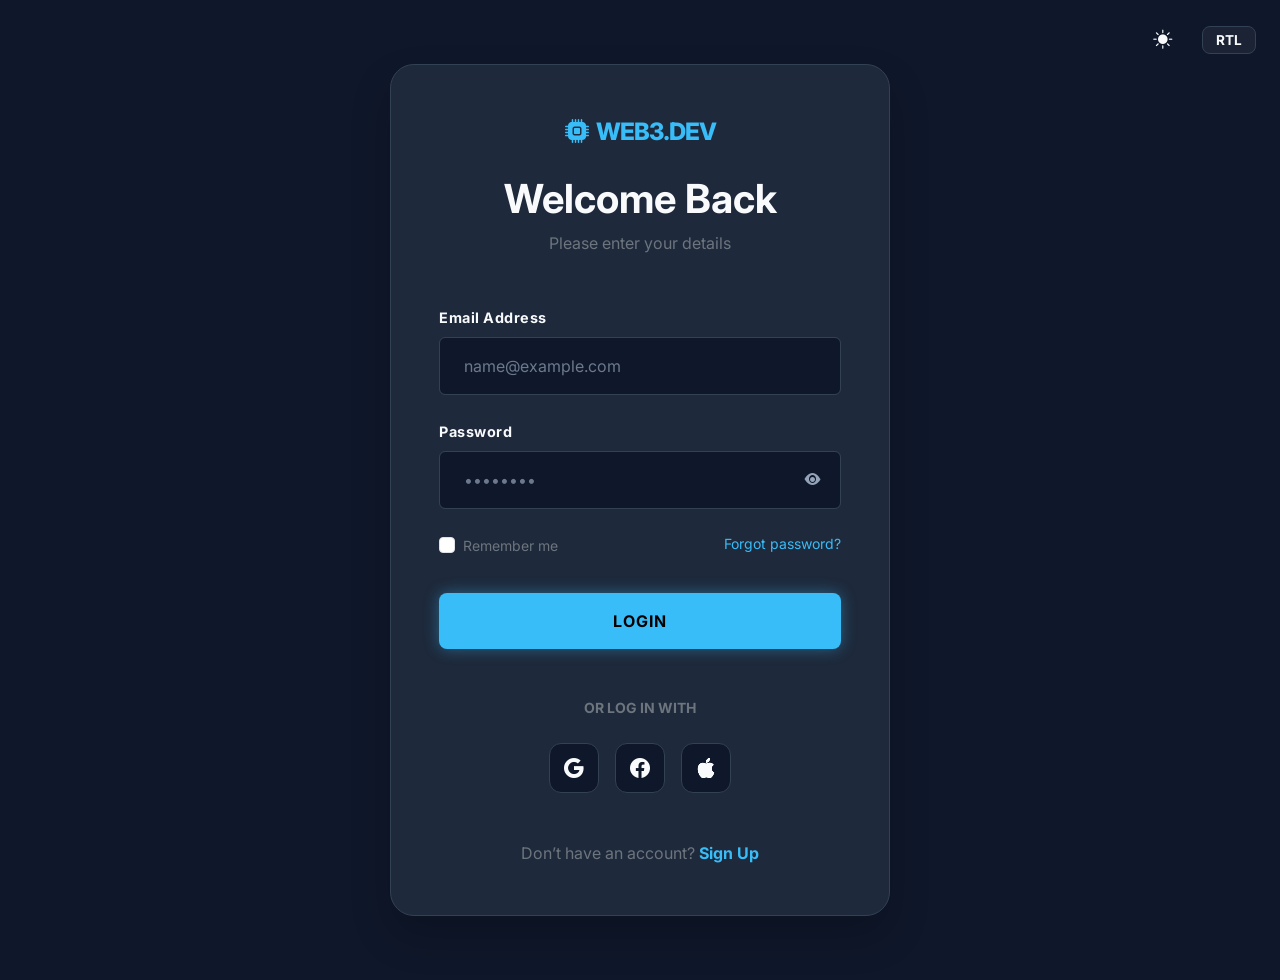
<file: login.html>
<!DOCTYPE html>
<html lang="en" data-theme="dark">

<head>
    <meta charset="UTF-8">
    <meta name="viewport" content="width=device-width, initial-scale=1.0">
    <title>Login | Web3 Dev Portfolio</title>
    <meta name="description"
        content="Login to your account on the Web3 developer portfolio website.">
    <!-- Bootstrap 5 CSS -->
    <link href="https://cdn.jsdelivr.net/npm/bootstrap@5.3.0/dist/css/bootstrap.min.css" rel="stylesheet">
    <!-- Bootstrap Icons -->
    <link rel="stylesheet" href="https://cdn.jsdelivr.net/npm/bootstrap-icons@1.11.1/font/bootstrap-icons.css">
    <!-- Google Fonts - Inter -->
    <link href="https://fonts.googleapis.com/css2?family=Inter:wght@400;500;700;900&display=swap" rel="stylesheet">
    <!-- Custom CSS -->
    <link rel="stylesheet" href="css/style.css">
    <!-- Favicon -->
    <link rel="icon" href="favicon.svg" type="image/svg+xml">
</head>

<body>

    <div class="auth-toggles">
        <button id="theme-toggle" class="toggle-btn">
            <i class="bi bi-moon-fill"></i>
        </button>
        <button id="rtl-toggle" class="toggle-btn">RTL</button>
    </div>

    <!-- Login Content -->
    <main class="auth-wrapper">
        <div class="auth-card animate-left">
            <div class="text-center mb-5">
                <a class="navbar-brand text-decoration-none d-block mb-4" href="index.html">
                    <i class="bi bi-cpu-fill me-2"></i>WEB3.DEV
                </a>
                <h2 class="display-6 fw-bold mt-3">Welcome Back</h2>
                <p class="text-secondary">Please enter your details</p>
            </div>
            <form>
                <div class="mb-4">
                    <label class="form-label fw-bold">Email Address</label>
                    <input type="email" class="form-control py-3 px-4" placeholder="name@example.com" required>
                </div>
                <div class="mb-4">
                    <label class="form-label fw-bold">Password</label>
                    <div class="position-relative">
                        <input type="password" class="form-control py-3 px-4" placeholder="••••••••" required>
                        <span class="password-toggle">
                            <i class="bi bi-eye-fill"></i>
                        </span>
                    </div>
                </div>
                <div class="d-flex justify-content-between mb-4">
                    <div class="form-check">
                        <input class="form-check-input" type="checkbox" id="remember">
                        <label class="form-check-label small text-secondary" for="remember">Remember me</label>
                    </div>
                    <a href="#" class="small text-info text-decoration-none hover-underline">Forgot password?</a>
                </div>
                <button type="submit" class="btn btn-primary-web3 w-100 py-3 mt-2">Login</button>
                
                <!-- Social Login Section -->
                <div class="text-center mt-5">
                    <p class="text-secondary small text-uppercase fw-bold mb-3">Or log in with</p>
                    <div class="social-login-grid btn-group-responsive">
                        <a href="#" class="social-btn" title="Google"><i class="bi bi-google"></i></a>
                        <a href="#" class="social-btn" title="Facebook"><i class="bi bi-facebook"></i></a>
                        <a href="#" class="social-btn" title="Apple"><i class="bi bi-apple"></i></a>
                    </div>
                </div>

                <div class="text-center mt-5">
                    <p class="text-secondary mb-0">Don’t have an account? <a href="signup.html" class="text-info text-decoration-none fw-bold hover-underline">Sign Up</a></p>
                </div>
            </form>
        </div>
    </main>

    <!-- Bootstrap 5 JS -->
    <script src="https://cdn.jsdelivr.net/npm/bootstrap@5.3.0/dist/js/bootstrap.bundle.min.js"></script>
    <!-- Custom JS -->
    <script src="js/main.js"></script>
</body>

</html>
</file>
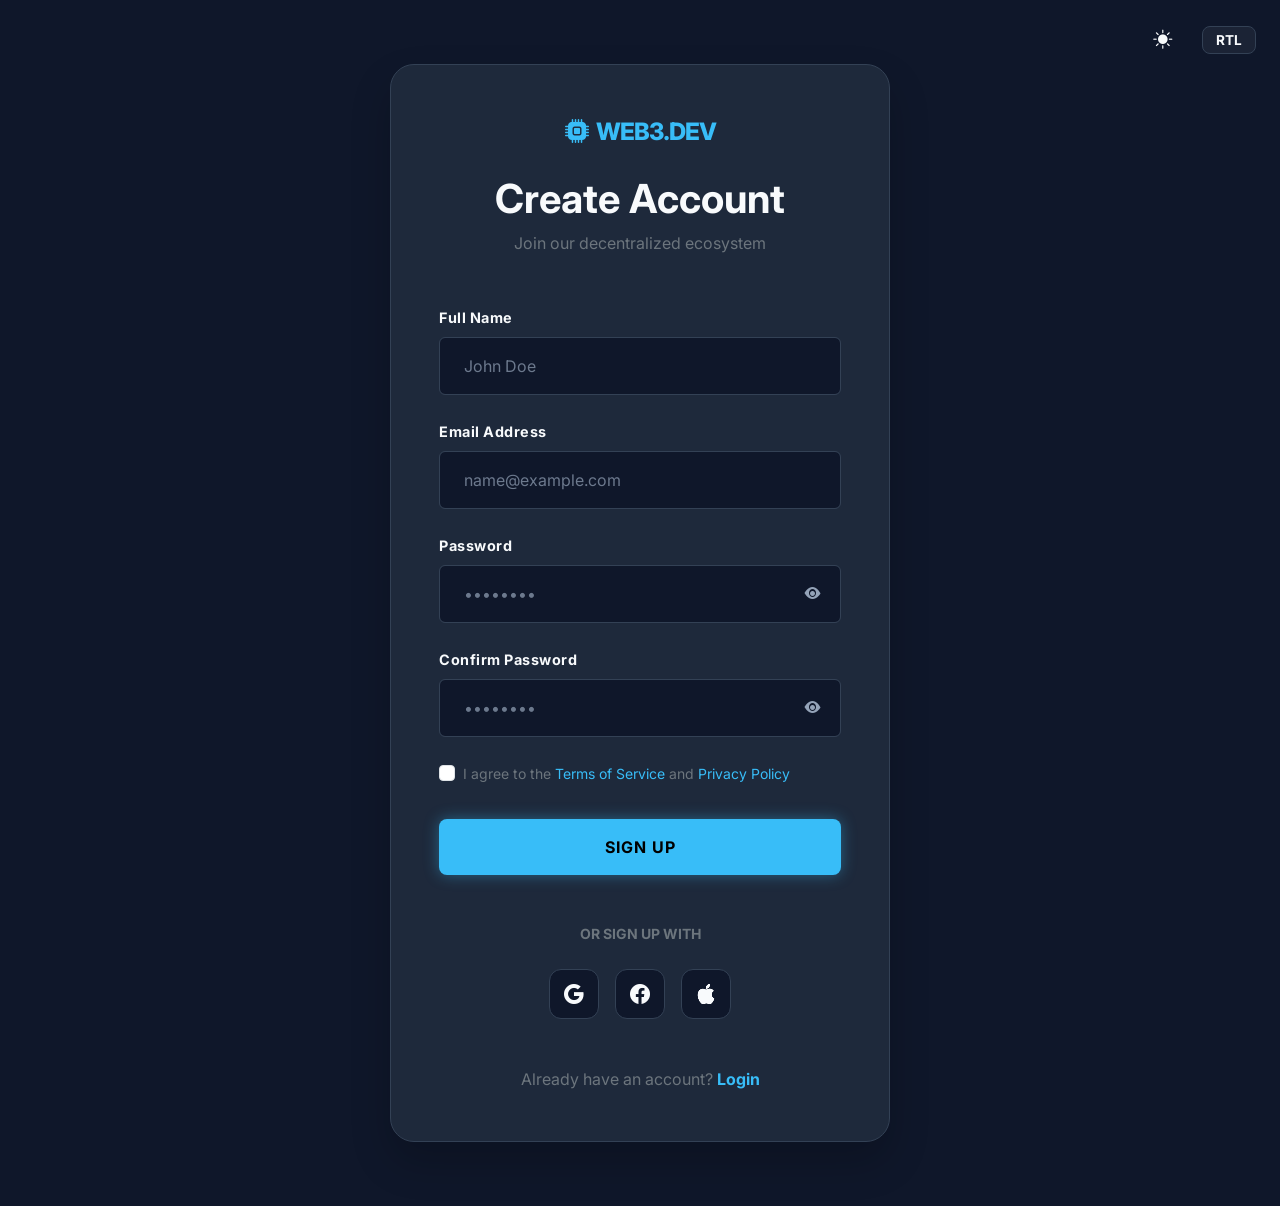
<file: signup.html>
<!DOCTYPE html>
<html lang="en" data-theme="dark">

<head>
    <meta charset="UTF-8">
    <meta name="viewport" content="width=device-width, initial-scale=1.0">
    <title>Sign Up | Web3 Dev Portfolio</title>
    <meta name="description"
        content="Create a new account on the Web3 developer portfolio website.">
    <!-- Bootstrap 5 CSS -->
    <link href="https://cdn.jsdelivr.net/npm/bootstrap@5.3.0/dist/css/bootstrap.min.css" rel="stylesheet">
    <!-- Bootstrap Icons -->
    <link rel="stylesheet" href="https://cdn.jsdelivr.net/npm/bootstrap-icons@1.11.1/font/bootstrap-icons.css">
    <!-- Google Fonts - Inter -->
    <link href="https://fonts.googleapis.com/css2?family=Inter:wght@400;500;700;900&display=swap" rel="stylesheet">
    <!-- Custom CSS -->
    <link rel="stylesheet" href="css/style.css">
    <!-- Favicon -->
    <link rel="icon" href="favicon.svg" type="image/svg+xml">
</head>

<body>

    <div class="auth-toggles">
        <button id="theme-toggle" class="toggle-btn">
            <i class="bi bi-moon-fill"></i>
        </button>
        <button id="rtl-toggle" class="toggle-btn">RTL</button>
    </div>

    <!-- Sign Up Content -->
    <main class="auth-wrapper">
        <div class="auth-card animate-left">
            <div class="text-center mb-5">
                <a class="navbar-brand text-decoration-none d-block mb-4" href="index.html">
                    <i class="bi bi-cpu-fill me-2"></i>WEB3.DEV
                </a>
                <h2 class="display-6 fw-bold mt-3">Create Account</h2>
                <p class="text-secondary">Join our decentralized ecosystem</p>
            </div>
            <form>
                <div class="mb-4">
                    <label class="form-label fw-bold">Full Name</label>
                    <input type="text" class="form-control py-3 px-4" placeholder="John Doe" required>
                </div>
                <div class="mb-4">
                    <label class="form-label fw-bold">Email Address</label>
                    <input type="email" class="form-control py-3 px-4" placeholder="name@example.com" required>
                </div>
                <div class="mb-4">
                    <label class="form-label fw-bold">Password</label>
                    <div class="position-relative">
                        <input type="password" class="form-control py-3 px-4" placeholder="••••••••" required>
                        <span class="password-toggle">
                            <i class="bi bi-eye-fill"></i>
                        </span>
                    </div>
                </div>
                <div class="mb-4">
                    <label class="form-label fw-bold">Confirm Password</label>
                    <div class="position-relative">
                        <input type="password" class="form-control py-3 px-4" placeholder="••••••••" required>
                        <span class="password-toggle">
                            <i class="bi bi-eye-fill"></i>
                        </span>
                    </div>
                </div>
                <div class="form-check mb-4">
                    <input class="form-check-input" type="checkbox" id="terms" required>
                    <label class="form-check-label small text-secondary" for="terms">
                        I agree to the <a href="#" class="text-info text-decoration-none hover-underline">Terms of Service</a> and <a href="#" class="text-info text-decoration-none hover-underline">Privacy Policy</a>
                    </label>
                </div>
                <button type="submit" class="btn btn-primary-web3 w-100 py-3 mt-2">Sign Up</button>
                
                <!-- Social Sign Up Section -->
                <div class="text-center mt-5">
                    <p class="text-secondary small text-uppercase fw-bold mb-3">Or sign up with</p>
                    <div class="social-login-grid btn-group-responsive">
                        <a href="#" class="social-btn" title="Google"><i class="bi bi-google"></i></a>
                        <a href="#" class="social-btn" title="Facebook"><i class="bi bi-facebook"></i></a>
                        <a href="#" class="social-btn" title="Apple"><i class="bi bi-apple"></i></a>
                    </div>
                </div>

                <div class="text-center mt-5">
                    <p class="text-secondary mb-0">Already have an account? <a href="login.html" class="text-info text-decoration-none fw-bold hover-underline">Login</a></p>
                </div>
            </form>
        </div>
    </main>

    <!-- Bootstrap 5 JS -->
    <script src="https://cdn.jsdelivr.net/npm/bootstrap@5.3.0/dist/js/bootstrap.bundle.min.js"></script>
    <!-- Custom JS -->
    <script src="js/main.js"></script>
</body>

</html>
</file>
<file: css/style.css>
/* 
    Web3 Freelance Developer Portfolio - Main Stylesheet
    Author: Antigravity
    Technology: CSS3, Bootstrap 5
*/

:root {
    /* Color Palette - Dark Mode (Default) */
    --bg-color: #0f172a;
    --bg-card: #1e293b;
    --text-primary: #f8fafc;
    --text-secondary: #94a3b8;
    --accent-color: #38bdf8; /* Neon Cyan */
    --accent-glow: rgba(56, 189, 248, 0.4);
    --secondary-color: #818cf8; /* Indigo */
    --border-color: #334155;
    --nav-bg: rgba(15, 23, 42, 0.8);
    --transition-speed: 0.3s;
}

[data-theme="light"] {
    --bg-color: #f8fafc;
    --bg-card: #ffffff;
    --text-primary: #111827; /* Darker for better visibility */
    --text-secondary: #4b5563; /* Darker for better visibility */
    --accent-color: #2563eb;
    --accent-glow: rgba(37, 99, 235, 0.15);
    --secondary-color: #4338ca;
    --border-color: #e5e7eb;
    --nav-bg: rgba(248, 250, 252, 0.9);
}

html {
    scroll-behavior: smooth;
}

[dir="rtl"] {
    text-align: right;
}

* {
    margin: 0;
    padding: 0;
    box-sizing: border-box;
}

body {
    font-family: 'Inter', sans-serif;
    background-color: var(--bg-color);
    color: var(--text-primary);
    line-height: 1.6;
    overflow-x: hidden;
    transition: background-color var(--transition-speed), color var(--transition-speed);
}

/* Animations */
@keyframes slideInLeft {
    from { opacity: 0; transform: translateX(-50px); }
    to { opacity: 1; transform: translateX(0); }
}

/* 
 * Utility Overrides to match Custom Variables dynamically
 */
.text-info {
    color: var(--accent-color) !important;
}
a.text-info:hover {
    color: var(--secondary-color) !important;
    text-decoration: underline !important;
}
.border-info {
    border-color: var(--accent-color) !important;
}
.bg-info {
    background-color: var(--accent-color) !important;
}

@keyframes fadeIn {
    from { opacity: 0; }
    to { opacity: 1; }
}

@keyframes glow {
    0% { box-shadow: 0 0 5px var(--accent-glow); }
    50% { box-shadow: 0 0 20px var(--accent-glow); }
    100% { box-shadow: 0 0 5px var(--accent-glow); }
}

.animate-left {
    opacity: 0;
    transition: all 0.8s ease-out;
    transform: translateX(-50px);
}

.animate-left.visible {
    opacity: 1;
    transform: translateX(0);
}

/* Navigation */
.navbar {
    background-color: var(--nav-bg);
    backdrop-filter: blur(10px);
    border-bottom: 1px solid var(--border-color);
    padding: 1rem 0;
    z-index: 1030;
}

/* Mobile Alignment Fix */
@media (max-width: 991px) {
    .navbar-brand {
        font-size: 1.2rem !important;
        margin-right: 0 !important;
    }
    .navbar-brand i {
        margin-right: 0.25rem !important;
    }
    .navbar .d-flex.gap-2 {
        gap: 0.25rem !important; /* Reduce space between buttons */
    }
}

@media (max-width: 380px) {
    .navbar-brand {
        font-size: 1.1rem !important;
    }
    .navbar-brand i {
        margin-right: 0.2rem !important;
    }
    .toggle-btn {
        margin-left: 0.1rem !important;
        padding: 0.2rem !important;
    }
    .navbar-toggler {
        margin-left: 0.1rem !important;
        padding: 0.2rem 0.4rem !important;
    }
}



.nav-link {
    color: var(--text-primary) !important;
    font-weight: 500;
    margin: 0 0.5rem;
    transition: color var(--transition-speed);
    white-space: nowrap;
}

/* Fix dense navbar spacing for 1024px mid-size viewports */
@media (min-width: 992px) and (max-width: 1199px) {
    .nav-link {
        margin: 0 0.1rem !important;
        font-size: 0.92rem;
        padding-left: 0.35rem !important;
        padding-right: 0.35rem !important;
    }
    .navbar-brand {
        font-size: 1.2rem;
    }
    .navbar .d-none.d-lg-flex .btn {
        padding: 0.25rem 0.6rem !important;
        font-size: 0.85rem;
    }
}

.nav-link:hover, .nav-link.active {
    color: var(--accent-color) !important;
}

.navbar-brand {
    font-weight: 800;
    font-size: 1.5rem;
    color: var(--accent-color) !important;
    letter-spacing: -1px;
    white-space: nowrap;
}

/* Hero Section */
.hero-section {
    position: relative;
    min-height: 100vh; /* Allow it to grow on small screens with lots of text */
    padding-top: 100px; /* Protective buffer so text doesn't hide behind the navbar */
    padding-bottom: 60px; /* Buffer before the section ends */
    background-size: cover;
    background-position: center;
    background-repeat: no-repeat;
    display: flex;
    align-items: center;
    justify-content: center;
    overflow: hidden;
    margin-bottom: 2rem;
    border-bottom: 1px solid var(--border-color);
}

.hero-section.hero-sm {
    height: 70vh; /* Increased height for better image visibility */
    min-height: 500px;
}

.hero-overlay {
    position: absolute;
    top: 0;
    left: 0;
    width: 100%;
    height: 100%;
    background: rgba(15, 23, 42, 0.75); /* Standalone overlay, no blending */
    transition: background var(--transition-speed), backdrop-filter var(--transition-speed);
}

[data-theme="light"] .hero-overlay {
    background: linear-gradient(135deg, rgba(248, 250, 252, 0.85) 0%, rgba(248, 250, 252, 0.5) 100%);
    backdrop-filter: blur(5px) saturate(1.8) contrast(1.1);
}

.hero-content {
    position: relative;
    z-index: 2;
    animation: fadeInContent 1.5s ease-out; /* Hero-specific animation */
}

@keyframes fadeInContent {
    from { opacity: 0; transform: translateY(30px); }
    to { opacity: 1; transform: translateY(0); }
}

.hero-title {
    font-size: 4.5rem; /* Main landing size */
    font-weight: 900;
    margin-bottom: 1.5rem;
    background: linear-gradient(90deg, var(--accent-color), var(--secondary-color));
    -webkit-background-clip: text;
    background-clip: text;
    -webkit-text-fill-color: transparent;
    line-height: 1.2;
    max-width: 1000px;
    margin-left: auto;
    margin-right: auto;
    padding-bottom: 0.2rem; /* Buffer for letters like 'g' with background-clip: text */
    word-wrap: break-word;
    overflow-wrap: break-word;
    hyphens: auto; /* Gracefully hyphenate ultra-long words if they break */
}

.hero-sm .hero-title {
    font-size: 3rem; /* Smarter size for auxiliary pages */
    line-height: 1.2;
}

@media (max-width: 991px) {
    .hero-title {
        font-size: 3rem;
        line-height: 1.25;
    }
    .hero-sm .hero-title {
        font-size: 2.2rem;
    }
}

@media (max-width: 768px) {
    .hero-section {
        padding-top: 140px !important; /* Extra buffer for mobile navbar */
    }
    .hero-title {
        font-size: 2.2rem;
        line-height: 1.2;
    }
    .hero-sm .hero-title {
        font-size: 1.8rem;
        line-height: 1.2;
    }
}

@media (max-width: 450px) {
    .hero-title {
        font-size: 1.8rem !important;
        line-height: 1.2 !important;
    }
    .hero-sm .hero-title {
        font-size: 1.5rem !important;
    }
}

/* Global Heading Responsiveness Overrides */
@media (max-width: 768px) {
    .display-1 { font-size: 3rem !important; }
    .display-2 { font-size: 2.75rem !important; }
    .display-3 { font-size: 2.5rem !important; }
    .display-4 { font-size: 2.25rem !important; }
    .display-5 { font-size: 2rem !important; }
    .display-6 { font-size: 1.75rem !important; }
}

.hero-subtitle {
    color: var(--text-primary);
    font-size: 1.25rem;
    font-weight: 500;
    max-width: 800px;
    width: 95%; /* Safety for narrow screens */
    margin: 0 auto 2.5rem;
    opacity: 1;
}

.btn-primary-web3 {
    background-color: var(--accent-color);
    color: #000;
    font-weight: 700;
    padding: 0.8rem 2rem;
    border-radius: 8px;
    border: none;
    transition: all var(--transition-speed);
    box-shadow: 0 0 15px var(--accent-glow);
}

@media (max-width: 767px) {
    .btn-primary-web3, .btn-outline-web3 {
        width: 100% !important;
        margin-bottom: 1rem;
        display: flex !important;
        justify-content: center;
        align-items: center;
    }
    
    .btn-group-responsive {
        flex-direction: column !important;
        gap: 0.5rem !important;
    }
}

.btn-primary-web3:hover {
    transform: scale(1.05);
    background-color: var(--secondary-color);
    color: #fff;
    box-shadow: 0 0 25px var(--accent-glow);
}

.btn-outline-web3 {
    border: 2px solid var(--accent-color);
    color: var(--accent-color);
    background: transparent;
    font-weight: 700;
    padding: 0.8rem 2rem;
    border-radius: 8px;
    transition: all var(--transition-speed);
}

.btn-outline-web3:hover {
    background-color: var(--accent-color);
    color: #000;
}

/* Cards */
.web3-card {
    background-color: var(--bg-card);
    border: 1px solid var(--border-color);
    border-radius: 16px;
    padding: 2rem;
    transition: transform var(--transition-speed), border-color var(--transition-speed);
    height: 100%;
    display: flex;
    flex-direction: column;
}

.web3-card:hover {
    transform: translateY(-10px);
    border-color: var(--accent-color);
}

/* Vertical Split Card Style (Image Top / Text Bottom) */
.web3-card.vertical-half {
    flex-direction: column;
    padding: 0;
    overflow: hidden;
    height: 100%;
}

.web3-card.vertical-half .card-img-container {
    width: 100%;
    height: 200px;
    position: relative;
    overflow: hidden;
}

.web3-card.vertical-half .card-img-container img {
    position: absolute;
    top: 0;
    left: 0;
    width: 100%;
    height: 100%;
    object-fit: cover;
    margin-bottom: 0;
    border-radius: 0;
}

.web3-card.vertical-half .card-body-content {
    width: 100%;
    padding: 1.5rem;
    display: flex;
    flex-direction: column;
    justify-content: flex-start;
    text-align: center;
    flex-grow: 1;
}

.web3-card.vertical-half h4, 
.web3-card.vertical-half h5 {
    margin-bottom: 0.75rem;
    color: var(--accent-color);
    font-weight: 700;
}

.web3-card.vertical-half .card-body-content.text-start {
    text-align: left !important;
}

/* Background Utilities */
.bg-card { 
    background-color: var(--bg-card) !important; 
}
.bg-card-secondary { 
    background-color: rgba(30, 41, 59, 0.7) !important; 
}

[data-theme="light"] .bg-card-secondary {
    background-color: #f1f5f9 !important;
}

.web3-card img {
    width: 100%;
    height: 250px;
    object-fit: cover;
    border-radius: 12px;
    margin-bottom: 1.5rem;
}

.card-icon {
    font-size: 2.5rem;
    color: var(--accent-color);
    margin-bottom: 1.5rem;
}

.card-illustration {
    width: 140px;
    height: 140px;
    object-fit: contain;
    margin-bottom: 1.5rem;
    filter: drop-shadow(0 0 5px var(--accent-glow));
    transition: transform var(--transition-speed);
}

.web3-card:hover .card-illustration {
    transform: scale(1.1) rotate(5deg);
}

[data-theme="light"] .card-illustration {
    filter: none;
}

/* NFT Grid */
.nft-card {
    position: relative;
    border-radius: 20px;
    overflow: hidden;
    margin-bottom: 2rem;
}

.nft-img {
    width: 100%;
    height: 300px;
    object-fit: cover;
    transition: transform 0.5s;
}

.nft-card:hover .nft-img {
    transform: scale(1.1);
}

.nft-info {
    position: absolute;
    bottom: 0;
    left: 0;
    width: 100%;
    padding: 1.5rem;
    background: linear-gradient(transparent, rgba(0,0,0,0.8));
    color: #fff;
}

/* Auth Pages */
.auth-wrapper {
    min-height: 100vh;
    display: flex;
    align-items: center;
    justify-content: center;
    background-color: var(--bg-color);
    padding: 4rem 1rem;
}

.auth-card {
    width: 100%;
    max-width: 500px;
    background-color: var(--bg-card);
    padding: 3rem;
    border-radius: 24px;
    border: 1px solid var(--border-color);
    box-shadow: 0 20px 40px rgba(0,0,0,0.2);
    margin: auto 0; /* Prevents top/bottom clipping in flex-center on short screens */
}

@media (max-width: 576px) {
    .auth-card {
        padding: 2rem 1.25rem;
    }
}

.form-control, .form-select {
    background-color: var(--bg-color) !important;
    border: 1px solid var(--border-color) !important;
    color: var(--text-primary) !important;
}

.form-control::placeholder {
    color: var(--text-secondary) !important;
    opacity: 0.7;
}

.form-control:focus, .form-select:focus {
    border-color: var(--accent-color) !important;
    box-shadow: 0 0 10px var(--accent-glow) !important;
}

/* Footer */
footer {
    padding: 4rem 0 2rem;
    background-color: var(--bg-card);
    border-top: 1px solid var(--border-color);
    position: relative;
}

.social-link {
    font-size: 1.5rem;
    color: var(--text-secondary);
    margin-right: 1.5rem;
    transition: color var(--transition-speed);
}

.social-link:hover {
    color: var(--accent-color);
}

.hover-white {
    transition: color var(--transition-speed);
}

.hover-white:hover {
    color: var(--accent-color) !important;
}

.back-to-top-btn {
    color: #fff;
    background: #0d6efd; /* Standard Bootstrap Primary Blue */
    width: 45px;
    height: 45px;
    display: flex;
    align-items: center;
    justify-content: center;
    border-radius: 50%;
    transition: all var(--transition-speed);
    box-shadow: 0 4px 10px rgba(0,0,0,0.3);
}

.back-to-top-btn:hover {
    transform: translateY(-5px);
    box-shadow: 0 6px 15px rgba(13, 110, 253, 0.4);
    color: #fff;
    background: #0056b3; /* Darker blue on hover */
}


/* Toggles */
.toggle-btn {
    background: none;
    border: none;
    color: var(--text-primary);
    font-size: 1.2rem;
    cursor: pointer;
    margin-left: 1rem;
    transition: all var(--transition-speed);
    display: flex;
    align-items: center;
    justify-content: center;
    padding: 0.4rem;
    line-height: 1;
}

#rtl-toggle {
    font-size: 0.85rem;
    font-weight: 700;
    border: 1px solid var(--border-color);
    border-radius: 8px;
    padding: 0.4rem 0.8rem;
    min-width: 50px;
    background-color: rgba(255, 255, 255, 0.05);
}

#rtl-toggle:hover {
    border-color: var(--accent-color);
    background-color: rgba(56, 189, 248, 0.1);
    color: var(--accent-color);
    box-shadow: 0 0 10px var(--accent-glow);
}

@media (max-width: 991px) {
    .toggle-btn {
        margin-left: 0.4rem;
        font-size: 1.1rem;
        padding: 0.3rem;
    }
    #rtl-toggle {
        font-size: 0.8rem;
        font-weight: 700;
    }
}


.toggle-btn:hover {
    color: var(--accent-color);
    transform: scale(1.1);
}

/* Navbar Toggler Visibility & Style */
.navbar-toggler {
    padding: 0.3rem 0.5rem;
    border: 1px solid var(--border-color);
    border-radius: 8px;
    transition: all var(--transition-speed);
    background-color: rgba(255, 255, 255, 0.05); /* Subtle background */
    display: flex;
    align-items: center;
    justify-content: center;
    margin-left: 0.25rem !important; /* Reduce margin */
}

.navbar-toggler-icon {
    width: 1.5rem;
    height: 1.5rem;
    transition: all var(--transition-speed);
}

.navbar-toggler:focus {
    box-shadow: 0 0 10px var(--accent-glow);
    outline: none;
}

/* Force Visibility in Dark Mode */
.navbar-toggler-icon {
    display: inline-block;
    width: 1.5rem;
    height: 1.5rem;
    vertical-align: middle;
    background-image: url("data:image/svg+xml,%3csvg xmlns='http://www.w3.org/2000/svg' viewBox='0 0 30 30'%3e%3cpath stroke='%23ffffff' stroke-linecap='round' stroke-miterlimit='10' stroke-width='2' d='M4 7h22M4 15h22M4 23h22'/%3e%3c/svg%3e") !important;
    background-repeat: no-repeat;
    background-position: center;
    background-size: 100%;
    transition: all var(--transition-speed);
}

[data-theme="light"] .navbar-toggler-icon {
    background-image: url("data:image/svg+xml,%3csvg xmlns='http://www.w3.org/2000/svg' viewBox='0 0 30 30'%3e%3cpath stroke='%23000000' stroke-linecap='round' stroke-miterlimit='10' stroke-width='2' d='M4 7h22M4 15h22M4 23h22'/%3e%3c/svg%3e") !important;
}


.navbar-toggler {
    border-color: var(--border-color);
    background-color: rgba(255, 255, 255, 0.1);
}

[data-theme="light"] .navbar-toggler {
    background-color: rgba(0, 0, 0, 0.05);
}







/* Modal */
.modal-content {
    background-color: var(--bg-card);
    color: var(--text-primary);
    border: 1px solid var(--border-color);
    border-radius: 20px;
}

.modal-header {
    border-bottom: 1px solid var(--border-color);
}

.modal-footer {
    border-top: 1px solid var(--border-color);
}

/* RTL Specific */
[dir="rtl"] .ms-auto {
    margin-right: auto !important;
    margin-left: 0 !important;
}

[dir="rtl"] .me-auto {
    margin-left: auto !important;
    margin-right: 0 !important;
}

[dir="rtl"] .animate-left {
    transform: translateX(50px);
}

[dir="rtl"] .animate-left.visible {
    transform: translateX(0);
}

.auth-toggles {
    position: absolute;
    top: 1.5rem;
    right: 1.5rem;
    display: flex;
    align-items: center;
    gap: 0.5rem;
    z-index: 1000;
}

@media (max-width: 576px) {
    .auth-toggles {
        top: 1rem;
        right: 1rem;
        gap: 0.25rem;
    }
}

.auth-wrapper {
    min-height: 100vh;
    display: flex;
    align-items: center;
    justify-content: center;
    padding: 4rem 1rem;
}

.hover-underline:hover {
    text-decoration: underline !important;
}

/* Premium Form Elements */
.form-label {
    font-size: 0.9rem;
    letter-spacing: 0.5px;
    margin-bottom: 0.5rem;
}

.auth-card .btn-primary-web3 {
    letter-spacing: 1px;
    text-transform: uppercase;
}

.auth-card img.card-illustration {
    width: 80px;
    height: 80px;
    margin-bottom: 2rem;
}

/* Password Toggle Visibility */
.password-toggle {
    position: absolute;
    top: 50%;
    right: 1.25rem;
    transform: translateY(-50%);
    cursor: pointer;
    color: var(--text-secondary);
    transition: color var(--transition-speed);
}

.password-toggle:hover {
    color: var(--accent-color);
}

/* Social Login */
.social-login-grid {
    display: flex;
    justify-content: center;
    gap: 1rem;
    margin-top: 1.5rem;
}

@media (max-width: 767px) {
    .social-login-grid {
        flex-direction: column;
    }
    .social-btn {
        width: 100% !important;
        height: 55px !important;
    }
}

.social-btn {
    width: 50px;
    height: 50px;
    border-radius: 12px;
    border: 1px solid var(--border-color);
    background-color: var(--bg-color);
    color: var(--text-primary);
    display: flex;
    align-items: center;
    justify-content: center;
    font-size: 1.25rem;
    transition: all var(--transition-speed);
}

.social-btn:hover {
    border-color: var(--accent-color);
    color: var(--accent-color);
    transform: translateY(-3px);
    box-shadow: 0 5px 15px var(--accent-glow);
}
</file>
